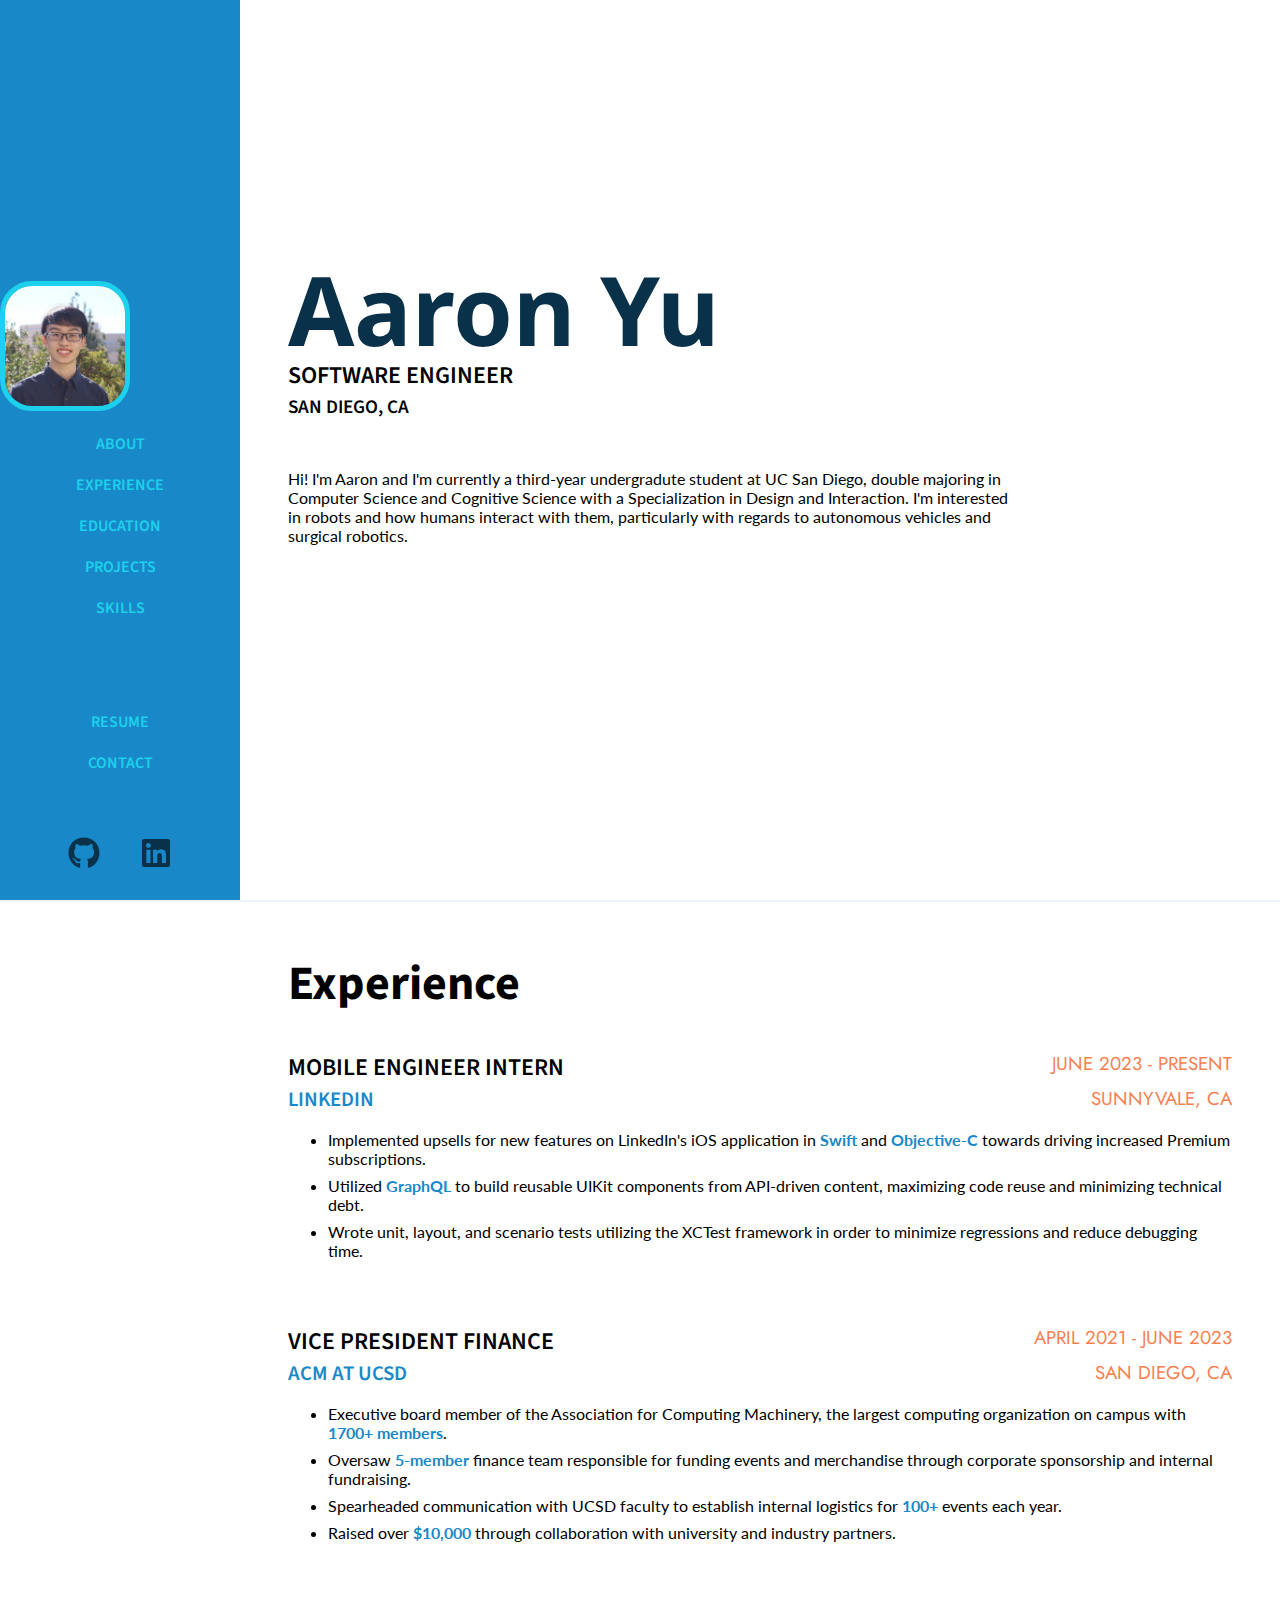
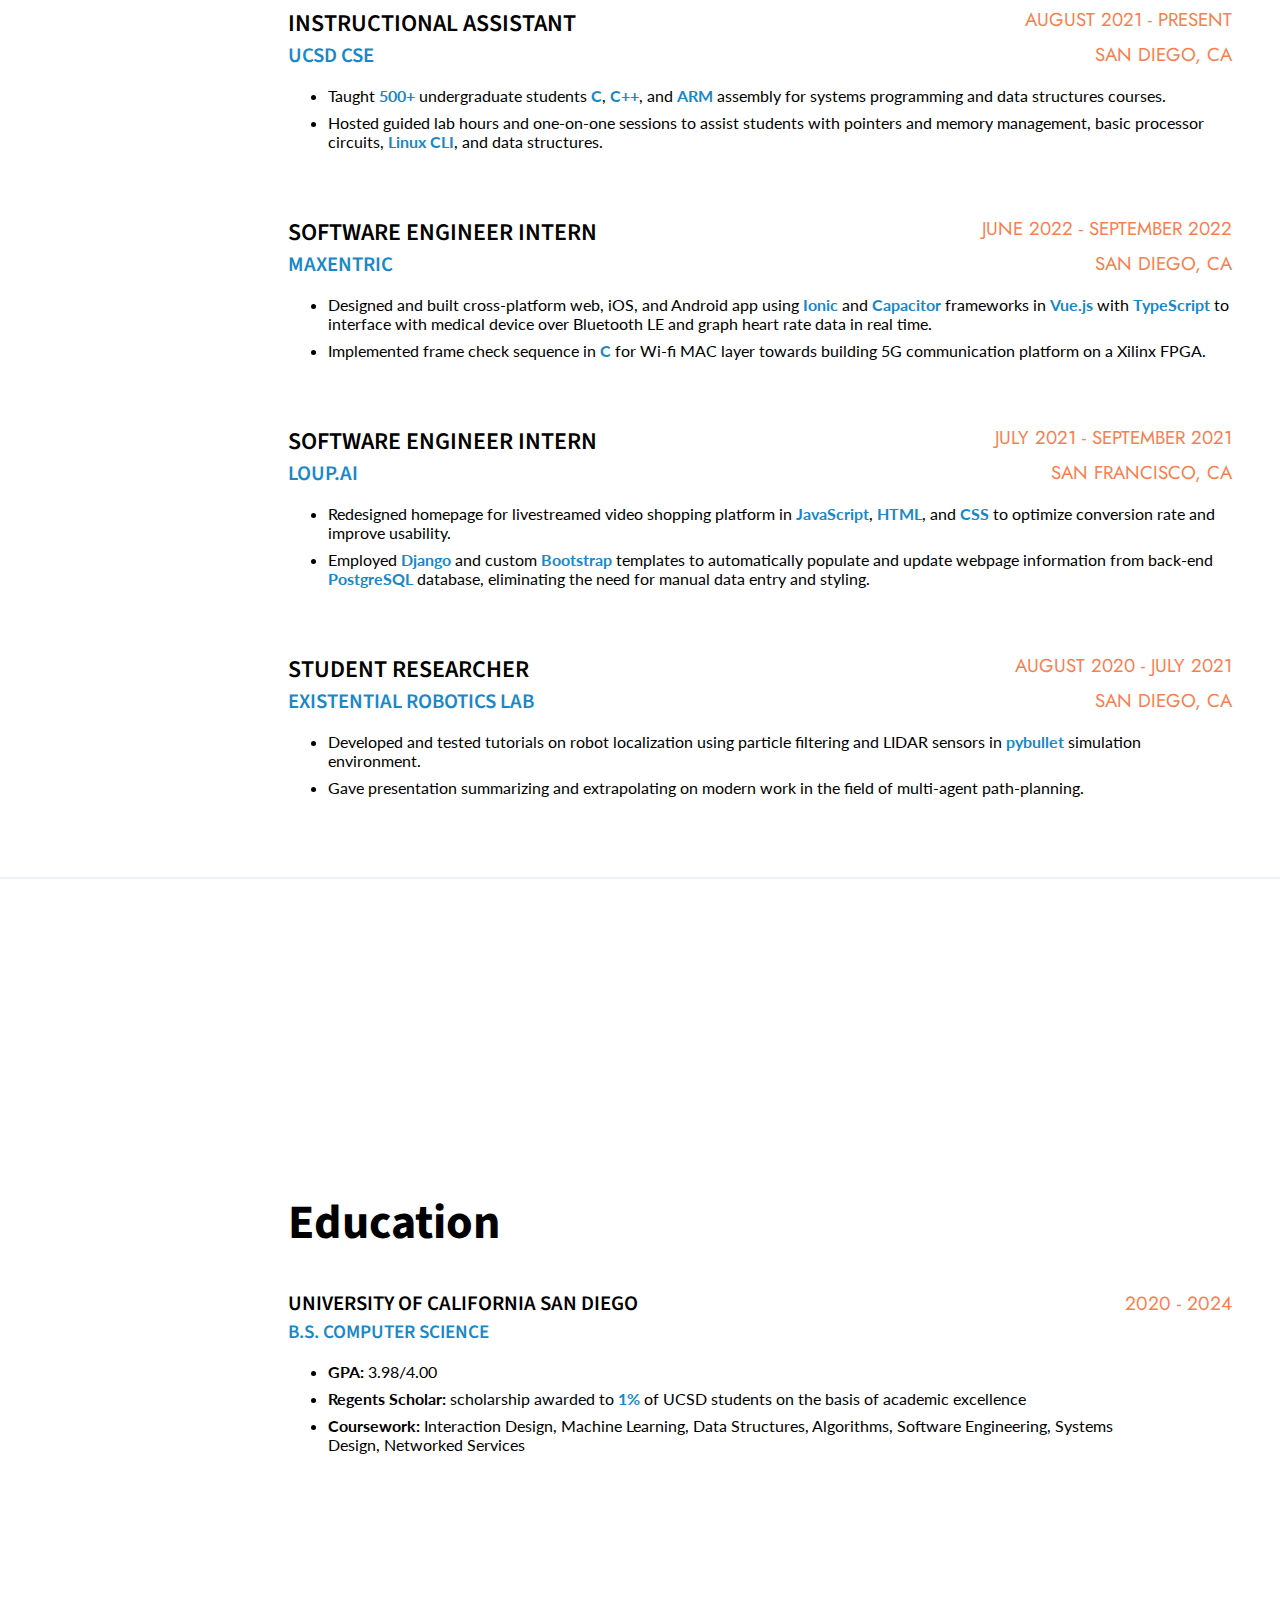
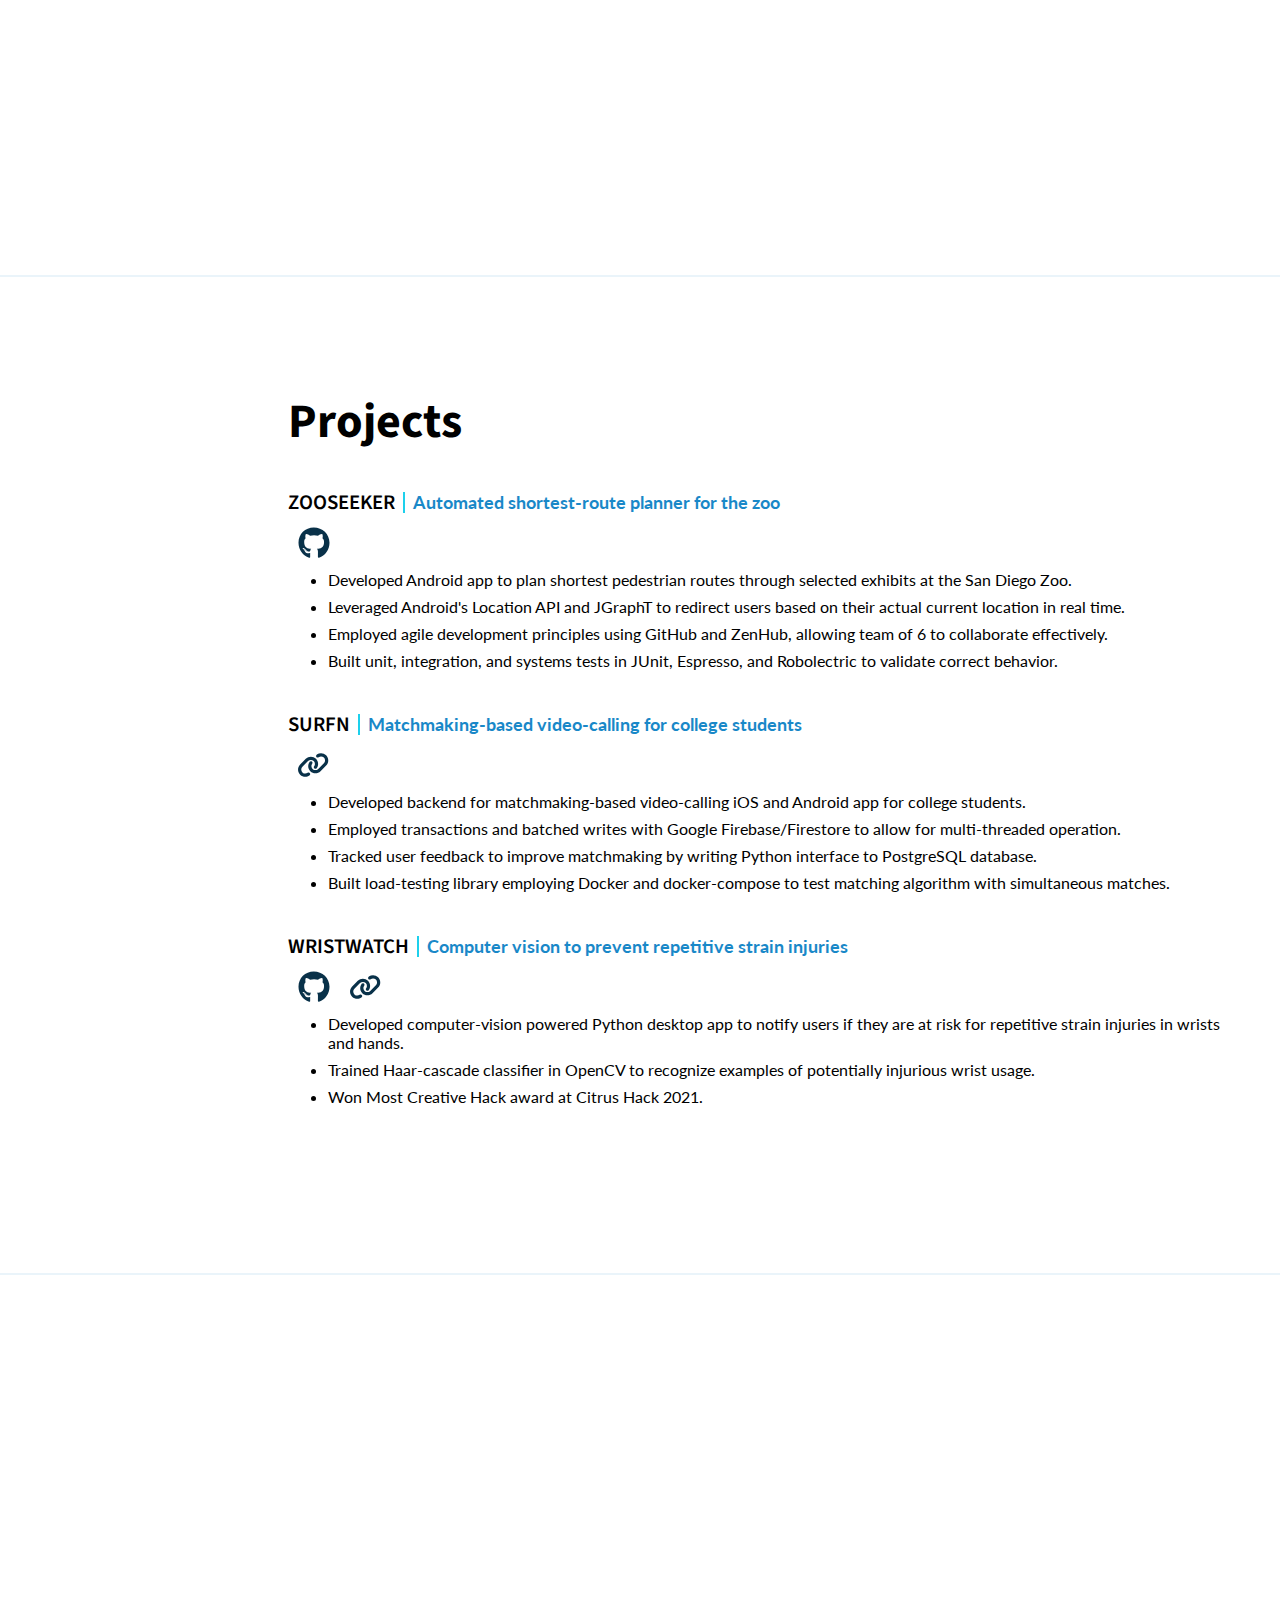
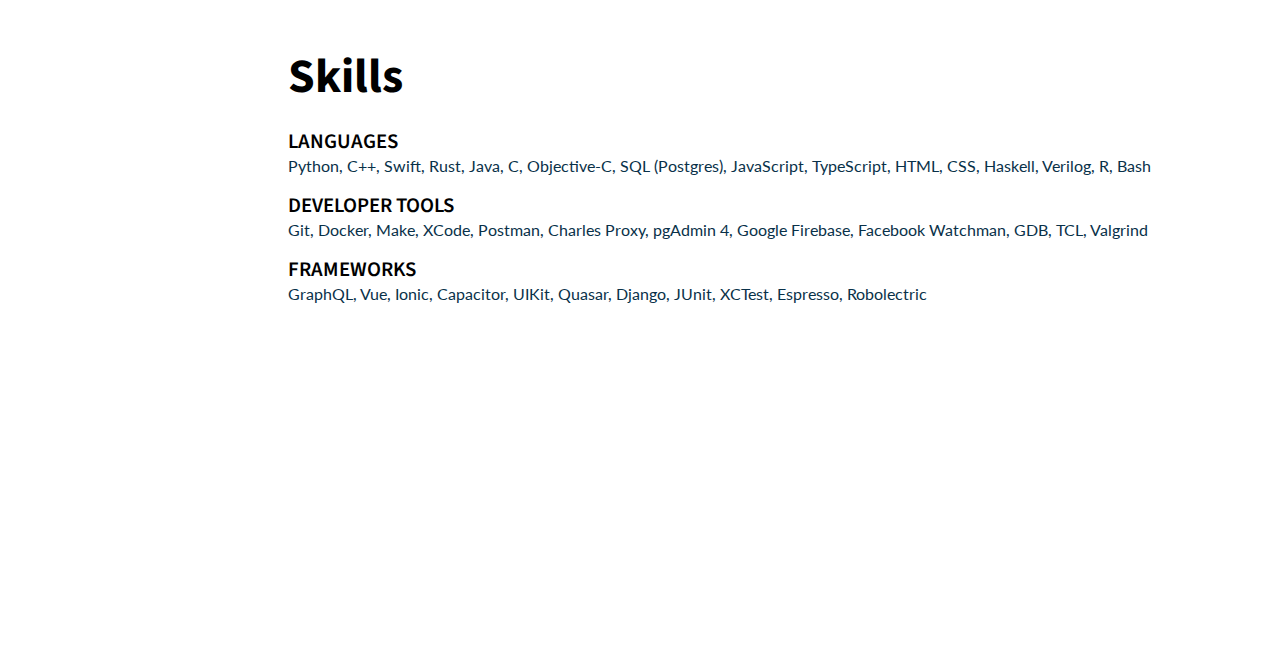
<file: index.html>
<!DOCTYPE html>
<html lang="en-US">
  <head>
    <meta charset="utf-8">
    <meta name="viewport" content="width=device-width">
    <title>Aaron Yu | About Me</title>
    <link rel="icon" href="/media/images/favicon.ico">
    <link rel="preconnect" href="https://fonts.googleapis.com">
    <link rel="preconnect" href="https://fonts.gstatic.com" crossorigin>
    <link href="https://fonts.googleapis.com/css2?family=Jost:wght@100;200;300;400;500&family=Lato:wght@400;700&family=Noto+Sans:ital,wght@0,400;0,700;1,400;1,700&family=Open+Sans:wght@400;500;700&family=Source+Sans+Pro:wght@300;400;600;700;900&display=swap" rel="stylesheet">
    <link rel="stylesheet" href="style/style.css">
  </head>
  <body>
    <main>
        <nav class="sidenav">
            <div class="nav-main">
                <picture>
                    <source media="(min-width: 985px)" srcset="/media/images/pfp.jpeg">
                    <img src="/media/images/pfp_64.jpeg" alt="Image of myself">
                </picture>
                <a href="index.html#about">About</a>
                <a href="index.html#experience">Experience</a>
                <a href="index.html#education">Education</a>
                <a href="index.html#projects">Projects</a>
                <a href="index.html#skills">Skills</a>
            </div>
            <div class="nav-secondary">
                <a href="https://auroric.github.io/resume/">Resume</a>
                <a href="mailto:axyu@ucsd.edu">Contact</a>
            </div>
            <div class="nav-bottom">
                <a href="https://github.com/Auroric"><svg class="icon"><use xlink:href="/media/icons/brands.svg#github"></use></svg></a>
                <a href="https://www.linkedin.com/in/aaron-x-yu/"><svg class="icon"><use xlink:href="/media/icons/brands.svg#linkedin"></use></svg></a>
            </div>
        </nav>
        <section id="about">
            <h1>Aaron Yu</h1>
            <h3>Software Engineer</h3>
            <h3>San Diego, CA</h3>
            <p>
                Hi! I'm Aaron and I'm currently a third-year undergradute student at UC San Diego, 
                double majoring in Computer Science and Cognitive Science with a Specialization in 
                Design and Interaction. I'm interested in robots and how humans interact with them, 
                particularly with regards to autonomous vehicles and surgical robotics.
            </p>
        </section>
        <hr>
        <section id="experience">
            <h1>Experience</h1>
            <section class="experience-entry">
                <h2 class="institution">LinkedIn</h2>
                <h2 class="role">Mobile Engineer Intern</h2>
                <h3 class="duration">June 2023 - Present</h3>
                <h3 class="location">Sunnyvale, CA</h3>
                <ul class="description">
                    <li>Implemented upsells for new features on LinkedIn's iOS application in <em>Swift</em> and <em>Objective-C</em> towards driving increased Premium subscriptions.</li>
                    <li>Utilized <em>GraphQL</em> to build reusable UIKit components from API-driven content, maximizing code reuse and minimizing technical debt.</li>
                    <li>Wrote unit, layout, and scenario tests utilizing the XCTest framework in order to minimize regressions and reduce debugging time.</li>
                </ul>
            </section>
            <section class="experience-entry">
                <h2 class="institution">ACM at UCSD</h2>
                <h2 class="role">Vice President Finance</h2>
                <h3 class="duration">April 2021 - June 2023</h3>
                <h3 class="location">San Diego, CA</h3>
                <ul class="description">
                    <li>Executive board member of the Association for Computing Machinery, the largest computing organization on campus with <em>1700+ members</em>.</li>
                    <li>Oversaw <em>5-member</em> finance team responsible for funding events and merchandise through corporate sponsorship and internal fundraising.</li>
                    <li>Spearheaded communication with UCSD faculty to establish internal logistics for <em>100+</em> events each year.</li>
                    <li>Raised over <em>$10,000</em> through collaboration with university and industry partners.</li>
                </ul>
            </section>
            <section class="experience-entry">
                <h2 class="institution">UCSD CSE</h2>
                <h2 class="role">Instructional Assistant</h2>
                <h3 class="duration">August 2021 - Present</h3>
                <h3 class="location">San Diego, CA</h3>
                <ul class="description">
                    <li>Taught <em>500+</em> undergraduate students <em>C</em>, <em>C++</em>, and <em>ARM</em> assembly for systems programming and data structures courses.</li>
                    <li>Hosted guided lab hours and one-on-one sessions to assist students with pointers and memory management, basic processor circuits, <em>Linux CLI</em>, and data structures.</li>
                </ul>
            </section>
            <section class="experience-entry">
                <h2 class="institution">MaXentric</h2>
                <h2 class="role">Software Engineer Intern</h2>
                <h3 class="duration">June 2022 - September 2022</h3>
                <h3 class="location">San Diego, CA</h3>
                <ul class="description">
                    <li>Designed and built cross-platform web, iOS, and Android app using <em>Ionic</em> and <em>Capacitor</em> frameworks in <em>Vue.js</em> with <em>TypeScript</em> to interface with medical device over Bluetooth LE and graph heart rate data in real time.</li>
                    <li>Implemented frame check sequence in <em>C</em> for Wi-fi MAC layer towards building 5G communication platform on a Xilinx FPGA.</li>
                </ul>
            </section>
            <section class="experience-entry">
                <h2 class="institution">Loup.ai</h2>
                <h2 class="role">Software Engineer Intern</h2>
                <h3 class="duration">July 2021 - September 2021</h3>
                <h3 class="location">San Francisco, CA</h3>
                <ul class="description">
                    <li>Redesigned homepage for livestreamed video shopping platform in <em>JavaScript</em>, <em>HTML</em>, and <em>CSS</em> to optimize conversion rate and improve usability.</li>
                    <li>Employed <em>Django</em> and custom <em>Bootstrap</em> templates to automatically populate and update webpage information from back-end <em>PostgreSQL</em> database, eliminating the need for manual data entry and styling.</li>
                </ul>
            </section>
            <section class="experience-entry">
                <h2 class="institution">Existential Robotics Lab</h2>
                <h2 class="role">Student Researcher</h2>
                <h3 class="duration">August 2020 - July 2021</h3>
                <h3 class="location">San Diego, CA</h3>
                <ul class="description">
                    <li>Developed and tested tutorials on robot localization using particle filtering and LIDAR sensors in <em>pybullet</em> simulation environment.</li>
                    <li>Gave presentation summarizing and extrapolating on modern work in the field of multi-agent path-planning.</li>
                </ul>
            </section>
        </section>
        <hr>
        <section id="education">
            <h1>Education</h1>
            <section class="university">
                <h2 class="institution">University of California San Diego</h2>
                <h3 class="duration">2020 - 2024</h3>
                <h3 class="role">B.S. Computer Science</h3>
                <ul class="description">
                    <li><strong>GPA:</strong> 3.98/4.00</li>
                    <li><strong>Regents Scholar:</strong> scholarship awarded to <em>1%</em> of UCSD students on the basis of academic excellence</li>
                    <li><strong>Coursework:</strong> Interaction Design, Machine Learning, Data Structures, Algorithms, Software Engineering, Systems Design, Networked Services</li>
                </ul>
            </section>
        </section>
        <hr>
        <section id="projects">
            <h1>Projects</h1>
            <section class="project">
                <div class="divide-container">
                    <h2 class="name">ZooSeeker</h2>
                    <h3 class="short-description">Automated shortest-route planner for the zoo</h3>
                </div>
                <div class="icon-container">
                    <a href="https://github.com/Auroric/ZooSeeker"><svg class="icon"><use xlink:href="/media/icons/brands.svg#github"></use></svg></a>
                </div>
                <ul class="description">
                    <li>Developed Android app to plan shortest pedestrian routes through selected exhibits at the San Diego Zoo.</li>
                    <li>Leveraged Android's Location API and JGraphT to redirect users based on their actual current location in real time.</li>
                    <li>Employed agile development principles using GitHub and ZenHub, allowing team of 6 to collaborate effectively.</li>
                    <li>Built unit, integration, and systems tests in JUnit, Espresso, and Robolectric to validate correct behavior.</li>
                </ul>
            </section>
            <section class="project">
                <div class="divide-container">
                    <h2 class="name">Surfn</h2>
                    <h3 class="short-description">Matchmaking-based video-calling for college students</h3>
                </div>
                <div class="icon-container">
                    <a href="https://surfn.app"><svg class="icon"><use xlink:href="/media/icons/solid.svg#link"></use></svg></a>
                </div>
                <ul class="description">
                    <li>Developed backend for matchmaking-based video-calling iOS and Android app for college students.</li>
                    <li>Employed transactions and batched writes with Google Firebase/Firestore to allow for multi-threaded operation.</li>
                    <li>Tracked user feedback to improve matchmaking by writing Python interface to PostgreSQL database.</li>
                    <li>Built load-testing library employing Docker and docker-compose to test matching algorithm with simultaneous matches.</li>
                </ul>
            </section>
            <section class="project">
                <div class="divide-container">
                    <h2 class="name">WristWatch</h2>
                    <h3 class="short-description">Computer vision to prevent repetitive strain injuries</h3>
                </div>
                <div class="icon-container">
                    <a href="https://github.com/Auroric/CitrusHack2021"><svg class="icon"><use xlink:href="/media/icons/brands.svg#github"></use></svg></a>
                    <a href="https://devpost.com/software/n-a-v9lxry"><svg class="icon"><use xlink:href="/media/icons/solid.svg#link"></use></svg></a>
                </div>
                <ul class="description">
                    <li>Developed computer-vision powered Python desktop app to notify users if they are at risk for repetitive strain injuries in wrists and hands.</li>
                    <li>Trained Haar-cascade classifier in OpenCV to recognize examples of potentially injurious wrist usage.</li>
                    <li>Won Most Creative Hack award at Citrus Hack 2021.</li>
                </ul>
            </section>
        </section>
        <hr>
        <section id="skills">
            <h1>Skills</h1>
            <section class="skill-category">
                <h2 >Languages</h2>
                <p>Python, C++, Swift, Rust, Java, C, Objective-C, SQL (Postgres), JavaScript, TypeScript, HTML, CSS, Haskell, Verilog, R, Bash</p>
            </section>
            <section class="skill-category">
                <h2>Developer Tools</h2>
                <p>Git, Docker, Make, XCode, Postman, Charles Proxy, pgAdmin 4, Google Firebase, Facebook Watchman, GDB, TCL, Valgrind</p>
            </section>
            <section class="skill-category">
                <h2>Frameworks</h2>
                <p>GraphQL, Vue, Ionic, Capacitor, UIKit, Quasar, Django, JUnit, XCTest, Espresso, Robolectric</p>
            </section>
        </section>
    </main>
  </body>
</html>
</file>
<file: style/style.css>
:root {
    --primary-color: #1988C8;
    --accent-color: #1dd0ec;
    --secondary-color: #F77F50;

    --sidenav-link-focus-color: #fff;
    --sidenav-link-hover-color: #fff;

    --section-name-color: #093149;
    --section-break-color: #eaf4fa;

    --icon-color: #093149;

    --sidenav-size: 15rem;
}

/* Fix Arial spacing to match Lato */
@font-face { 
    font-family: 'Lato-Arial';
    src: local(Arial);
    font-size: 16px !important;
    line-height: 1.6 !important;
    word-spacing: -1.15px !important;
    letter-spacing: -0.05px !important;
}

/* Fix Trebuchet spacing to match Source Sans Pro */
@font-face {
    font-family: "Trebuchet";
    src: local('Trebuchet MS');
    font-size: 24px !important;
    font-weight: 900 !important;
    line-height: 1.6 !important;
    word-spacing: 1.1px !important;
    letter-spacing: -1px !important;
}   

* {
    margin: 0;
    font-family: 'Lato', 'Lato-Arial', sans-serif;
    scroll-behavior: smooth;
}

span {
    color: var(--secondary-color);
}

/* Sidebar navigation */
.sidenav {
    height: 100vh;
    width: var(--sidenav-size);
    position: fixed;
    background-color: var(--primary-color);

    display: grid;
    grid-template-rows: 25% 50% 15% 10%;
    grid-template-areas:
        "."
        "nav-main"
        "nav-secondary"
        "nav-bottom";
}

.sidenav > div {
    display: flex;
    justify-content: center;
    align-items: center;
    gap: 1.2rem;
}

.sidenav > .nav-main {
    grid-area: nav-main;
    flex-direction: column;
}

.sidenav > .nav-secondary {
    grid-area: nav-secondary;
    flex-direction: column;
}

.sidenav > .nav-bottom {
    grid-area: nav-bottom;
    flex-direction: row;
}

.sidenav img {
    width: 50%;
    border-radius: 2rem;
    border: 5px solid var(--accent-color)
}

.sidenav a {
    color: var(--accent-color);
    text-decoration: none;
    text-transform: uppercase;
    font-family: 'Source Sans Pro', 'Trebuchet', sans-serif;
    font-weight: 600;
}

.sidenav a:hover {
    color: var(--sidenav-link-hover-color);
}

/* Global Iconography */
.icon {
    width: 2em;
    height: 2em;
    vertical-align: -0.125em;
    padding: 10px;

    fill: var(--icon-color);
}

/* Content */
hr {
    border: 1px solid var(--section-break-color);
}

em {
    color: var(--primary-color);
    font-style: normal;
    font-weight: 700;
}

main>section {
    position: relative;
    margin-left: var(--sidenav-size);
    padding-left: 3rem;
    padding-right: 3rem;
    min-height: 100vh;
}

@media (max-width: 985px){
    main>section {
        margin-left: 0;
    }

    section#about {
        min-height: calc(100vh + 4rem);
    }

    .sidenav {
        width: 100vw;
        position: fixed;
        z-index:1;
        top: 0;
        display: flex;
        flex-direction: row;
        height: 4rem;
        justify-content: space-around;
    }

    .sidenav img {
        display: none;
    }

    .sidenav > .nav-main, .sidenav > .nav-secondary, .sidenav > .nav-bottom {
        flex-direction: row;
    }
}

@media (max-width: 720px) {
    .sidenav > .nav-bottom {
        display: none;
    }


}

@media (max-width: 600px) {
    .sidenav > .nav-secondary {
        display: none;
    }

    #about h1 {
        font-size: 4rem !important;
    }
}

@media (max-width: 430px) {
    .sidenav > .nav-main > a:first-of-type {
        display: none;
    }

    #education li:last-child {
        margin-bottom: 0rem !important;
    }

    #projects :last-child {
        margin-bottom: 0rem !important;
    }

    .experience-entry {
        margin-bottom: 0rem !important;
    }

    .university {
        grid-template-areas:
            "institution"
            "degree"
            "duration"
            "description" !important;
    }

    .university .duration::before {
        display: none;
    }
}

@media (max-width: 390px) {
    .sidenav > .nav-main > a:last-of-type {
        display: none;
    }

    main>section {
        padding: 1rem;
        min-height: unset;
    }

    #about h1 {
        font-size: 3rem !important;
        margin-bottom: 1rem !important; 
    }
    
}

main > section > h1 {
    font-family: 'Source Sans Pro', 'Trebuchet', sans-serif;
    font-size: 3rem;
}

/* About */
section#about {
    display:flex;
    flex-direction: column;
    justify-content: center;
}

#about h1 {
    font-family: 'Noto Sans', 'Arial', sans-serif;
    font-size: 6rem;
    color: var(--section-name-color);
    margin-bottom: -1rem;
}

#about h3 {
    font-family: 'Source Sans Pro', 'Trebuchet', sans-serif;
    text-transform: uppercase;
    font-weight: 600;
}

#about h1+h3 {
    font-size: 1.5rem;
}

#about h1+h3+h3 {
    font-size: 1.2rem;
    margin-bottom: 3rem;
}

#about p {
    margin-bottom: 7rem;
    max-width: 80ch;
}

/* Experience */
section#experience {
    display: flex;
    flex-direction: column;
    justify-content: center;
    padding-top: 3rem;
    padding-bottom: 3rem;
}

.experience-entry {
    display: grid;
    grid-template-areas: 
        "role duration"
        "company location"
        "description description";
    margin-top: 2rem;
    margin-bottom: 2rem;
}

.experience-entry > .institution {
    grid-area: company;
    font-family: 'Source Sans Pro', 'Trebuchet', sans-serif;
    font-size: 1.3rem;
    font-weight: 600;
    text-transform: uppercase;
    color: var(--primary-color);
}

.experience-entry > .role {
    grid-area: role;
    font-family: 'Source Sans Pro', 'Trebuchet', sans-serif;
    font-weight: 600;
    text-transform: uppercase;
}

.experience-entry > .duration {
    grid-area: duration;
    justify-self: right;
    margin-left: 5vw;
    color: var(--secondary-color);
    font-family: 'Jost', 'Arial', sans-serif;
    text-transform: uppercase;
    font-weight: 400;
}

.experience-entry > .location {
    grid-area: location;
    justify-self: right;
    color: var(--secondary-color);
    font-family: 'Jost', 'Arial', sans-serif;
    text-transform: uppercase;
    font-weight: 400;
}

.experience-entry > .description {
    grid-area: description;
    margin-top: 1rem;
}

.experience-entry li {
    margin-bottom: 0.5rem;
}

.experience-entry li:last-child {
    margin-bottom: unset;
}

@media (max-width: 985px) {
    .experience-entry {
        grid-template-areas: 
            "role"
            "company"
            "description"
            "duration"
            "location";
    }

    .experience-entry .duration {
        justify-self: left;
        margin-left: 0;
        margin-top: 1rem;
    }
    
    .experience-entry .location {
        justify-self: left;
        margin-left: 0;
    }
}

/* Education */
section#education {
    display: flex;
    flex-direction: column;

    justify-content: center;
    row-gap: 2rem;
    padding-top: 3rem;
    padding-bottom: 3rem;
}

.university {
    display: grid;
    align-items: center;
    grid-template-areas:
        "institution duration"
        "degree ."
        "description .";
}

.university .institution {
    grid-area: institution;
    font-family: 'Source Sans Pro', 'Trebuchet', sans-serif;
    font-size: 1.3rem;
    font-weight: 600;
    text-transform: uppercase;
}

.university .duration {
    grid-area: duration;

    font-family: 'Jost', 'Arial', sans-serif;
    font-size: 1.2rem;
    font-weight: 400;
    text-transform: uppercase;
    color: var(--secondary-color);
}

@media (max-width: 985px) {
    .university .duration::before {
        content: "•";

        font-family: 'Source Sans Pro', 'Trebuchet', sans-serif;
        font-size: 1.2rem;
        color: var(--section-name-color);

        margin-left: 0.5rem;
        margin-right: 0.5rem;
    }

    .university {
        grid-template-areas:
            "institution institution institution"
            "degree spacer duration"
            "description description description";
        grid-template-columns: auto 0fr 1fr;
    }
}

.university > .role { 
    grid-area: degree;
    font-family: 'Source Sans Pro', 'Trebuchet', sans-serif;
    font-size: 1.2rem;
    font-weight: 600;
    text-transform: uppercase;
    color: var(--primary-color);
}

.university > .description {
    grid-area: description;
}

#education .description {
    margin-top: 1rem;
}

#education li {
    margin-bottom: 0.5rem;
}

#education li:last-child {
    margin-bottom: 7rem;
}

.description strong {
    font-weight: bold;
}

/* Projects */
section#projects {
    display: flex;
    flex-direction: column;

    justify-content: center;
    row-gap: 2rem;
    padding-top: 3rem;
    padding-bottom: 3rem;
}

#projects > :last-child {
    margin-bottom: 3rem;
}

.project {
    display: flex;
    flex-direction: column;
    align-items: flex-start;
}

.project > .divide-container {
    display: flex;
    flex-direction: column;
    align-items: flex-start;
}

.divide-container *:first-child {
    order: -1;
}

@media (min-width: 985px) {
    .project > .divide-container::before {
        content: "";
        height: 1.2rem;
        border: 1px solid var(--accent-color);
        align-self: center;
        margin-left: 0.5rem;
        margin-right: 0.5rem;
    }

    .project > .divide-container {
        display: flex;
        flex-direction: row;
        align-items: center;
    }
}

.project .name {
    font-family: 'Source Sans Pro', 'Trebuchet', sans-serif;
    font-size: 1.3rem;
    font-weight: 600;
    text-transform: uppercase;
}

.project .short-description {
    color: var(--primary-color);
    font-family: 'Lato', 'Lato-Arial', sans-serif;
    font-size: 1.1rem;
}

.project li {
    margin-bottom: 0.5rem;
}

.project a {
    margin-top: 0rem;
    margin-bottom: 0rem;
}

.project .icon-container {
    display: flex;
}

/* Skills */
section#skills {
    display: flex;
    flex-direction: column;
    justify-content: center;
    row-gap: 1rem;

    padding-top: 3rem;
    padding-bottom: 3rem;
}

.skill-category h2 {
    font-family: 'Source Sans Pro', 'Trebuchet', sans-serif;
    font-size: 1.3rem;
    font-weight: 600;
    text-transform: uppercase;
}

.skill-category p {
    color: var(--section-name-color);
}
</file>
